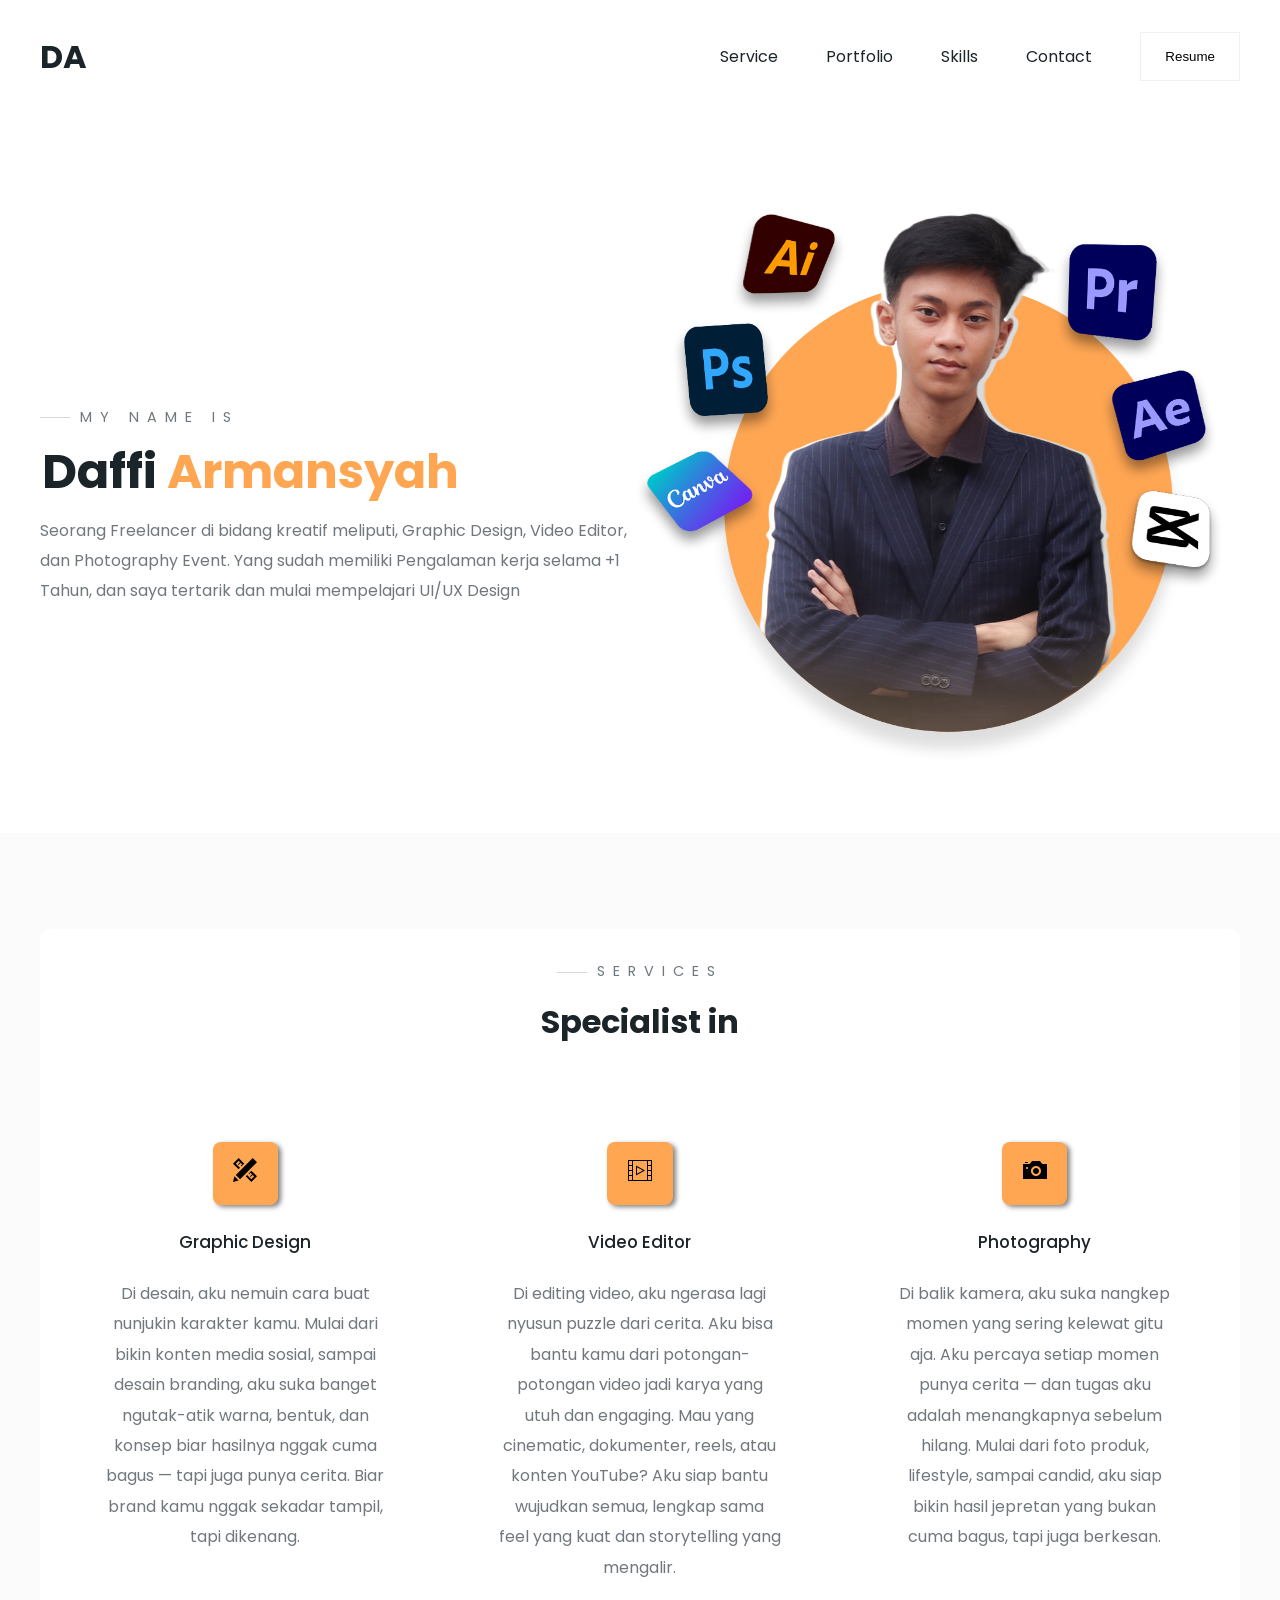
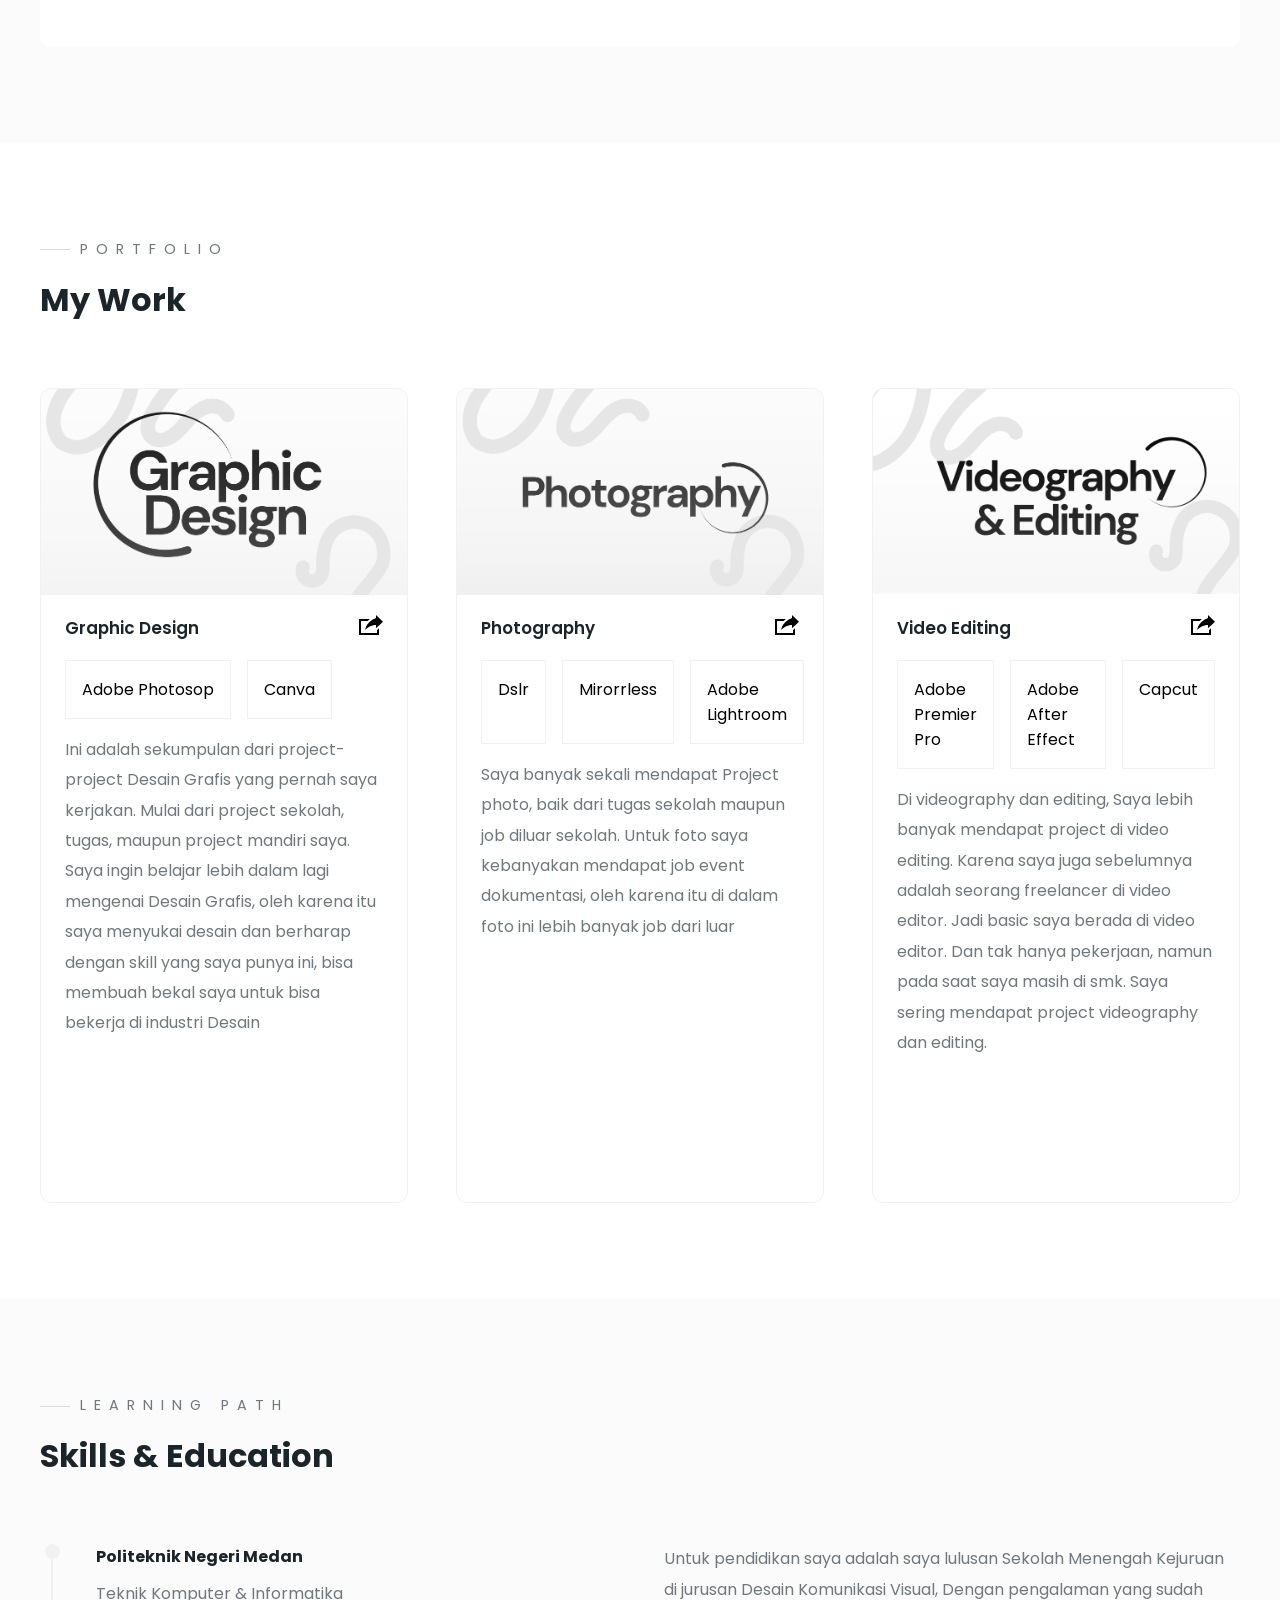
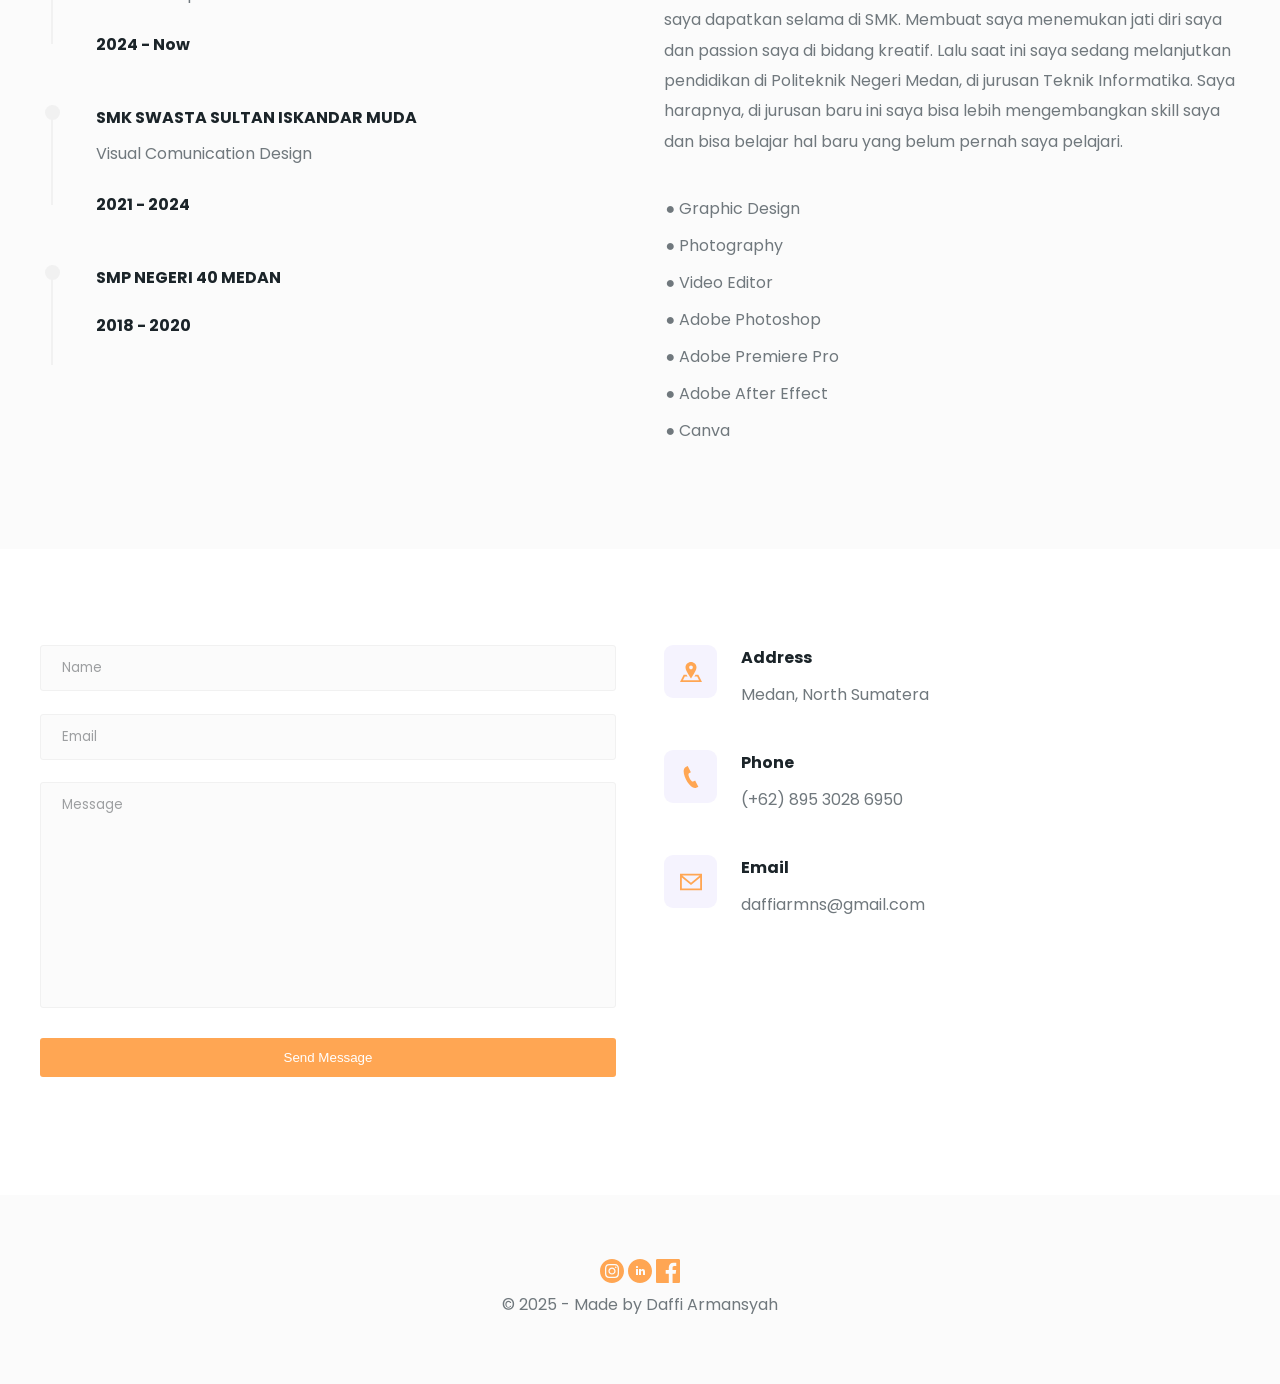
<file: index.html>
<!DOCTYPE html>
<html lang="en">
<head>
    <meta charset="UTF-8">
    <meta name="viewport" content="width=device-width, initial-scale=1.0">
    <title>Daffi Armansyah Portofolio</title>
    <link rel="stylesheet" href="style.css">
</head>
<body>
    
<!-- Header -->
<header>
    <div class="main-container">
        <div class="nav">
            <div class="logo">
                <a href="/">DA</a>
            </div>
        <ul>
            <li><a href="#service">Service</a></li>
            <li><a href="#portfolios">Portfolio</a></li>
            <li><a href="#skills">Skills</a></li>
            <li><a href="#contact">Contact</a></li>
            <li><a href="/cv/CV DAFFI ARMANSYAH FIX2.pdf" target="blank"><button class="btn">Resume</button>
            </a>
            </li>
        </ul>
        
        </div>
        <section id="hero">
            <div class="hero-kiri">
                <h3 class="pre-title"> My Name Is</h3>
                <h1 class="hero-name"> Daffi <span>Armansyah</span></h1>
                <p>
                    Seorang Freelancer di bidang kreatif meliputi, Graphic Design, Video Editor, dan Photography Event. Yang sudah memiliki Pengalaman kerja selama +1 Tahun, dan saya tertarik dan mulai mempelajari UI/UX Design
                </p>
            </div>
            <div class="hero-kanan">
                <img src="./images/desain bulat foto gw 3.png" alt="hero" >
            </div>
        </section>
    </div>

    
</header>
<!-- end of header -->



<!-- service -->
<section id="service">
    <!-- service 1 -->
    <div class="service main-container">
        <h3 class="pre-title">Services</h3>
        <h1 class="section-title service-title">Specialist in</h1>

        <div class="grid-3">
            <div class="service">
                <div class="service-icon">
                    <svg xmlns="http://www.w3.org/2000/svg" width="24" height="24" viewBox="0 0 24 24"><path d="M5.641 22.569l-5.641 1.431 1.397-5.674 4.244 4.243zm-2.829-5.657l4.243 4.243 16.945-16.913-4.242-4.242-16.946 16.912zm14.114-2.783l-1.414 1.414.708.708 1.414-1.414 1.414 1.414-2.122 2.122.707.707 2.122-2.122 1.417 1.385-2.829 2.829-4.232-4.233-1.415 1.413 5.648 5.648 5.656-5.657-5.643-5.643-1.431 1.429zm-9.887-4.261l-4.21-4.21 2.828-2.829 1.369 1.401-2.121 2.121.707.707 2.121-2.122 1.414 1.415-1.414 1.414.707.707 1.414-1.414 1.432-1.429-5.629-5.629-5.657 5.657 5.623 5.624 1.416-1.413z"/></svg>    
                </div>
                <h4>Graphic Design</h4>
                <p>Di desain, aku nemuin cara buat nunjukin karakter kamu.
                    Mulai dari bikin konten media sosial, sampai desain branding, aku suka banget ngutak-atik warna, bentuk, dan konsep biar hasilnya nggak cuma bagus — tapi juga punya cerita. Biar brand kamu nggak sekadar tampil, tapi dikenang.</p>
            </div>
            <!-- service 2 -->
            <div class="service">
            <div class="service-icon">
                <svg width="24" height="24" xmlns="http://www.w3.org/2000/svg" fill-rule="evenodd" clip-rule="evenodd"><path d="M24 23h-24v-21h24v21zm-20-1v-4h-3v4h3zm15 0v-19h-14v19h14zm4 0v-4h-3v4h3zm-6-9.5l-9 5v-10l9 5zm3 .5v4h3v-4h-3zm-16 4v-4h-3v4h3zm5-1.2l5.941-3.3-5.941-3.3v6.6zm11-7.8v4h3v-4h-3zm-16 4v-4h-3v4h3zm16-9v4h3v-4h-3zm-16 4v-4h-3v4h3z"/></svg>   
            </div>
            <h4>Video Editor</h4>
            <p>Di editing video, aku ngerasa lagi nyusun puzzle dari cerita.
                Aku bisa bantu kamu dari potongan-potongan video jadi karya yang utuh dan engaging. Mau yang cinematic, dokumenter, reels, atau konten YouTube? Aku siap bantu wujudkan semua, lengkap sama feel yang kuat dan storytelling yang mengalir.
                </p>
            </div>
            <!-- service 3 -->
            <div class="service">
            <div class="service-icon">
                <svg xmlns="http://www.w3.org/2000/svg" width="24" height="24" viewBox="0 0 24 24"><path d="M5 5h-3v-1h3v1zm8 5c-1.654 0-3 1.346-3 3s1.346 3 3 3 3-1.346 3-3-1.346-3-3-3zm11-4v15h-24v-15h5.93c.669 0 1.293-.334 1.664-.891l1.406-2.109h8l1.406 2.109c.371.557.995.891 1.664.891h3.93zm-19 4c0-.552-.447-1-1-1-.553 0-1 .448-1 1s.447 1 1 1c.553 0 1-.448 1-1zm13 3c0-2.761-2.239-5-5-5s-5 2.239-5 5 2.239 5 5 5 5-2.239 5-5z"/></svg>   
            </div>
            <h4>Photography</h4>
            <p>Di balik kamera, aku suka nangkep momen yang sering kelewat gitu aja.
                Aku percaya setiap momen punya cerita — dan tugas aku adalah menangkapnya sebelum hilang. Mulai dari foto produk, lifestyle, sampai candid, aku siap bikin hasil jepretan yang bukan cuma bagus, tapi juga berkesan.</p>
        </div>
        </div>
    </div>
</section>
<!-- end of service -->

<!-- portfolio -->
<section id="portfolios">
    <div class="portfolios main-container">
        <h3 class="pre-title">Portfolio</h3>
        <h1 class="section-title portfolio-title">My Work</h1>

    <div class="grid-3">
        <!-- portfolio1 -->
        <div class="portfolio">
            <div class="portfolio-cover">
                <img src="/images/Graphicdesign.png" alt="portfolio1">
            </div>
            <div class="portfolio-info">
                <div class="portfolio-title">
                    <h4>Graphic Design</h4>
                    <a href="graphidesign.html" class="portfolio-link"><svg xmlns="http://www.w3.org/2000/svg" width="24" height="24" viewBox="0 0 24 24"><path d="M6 17c2.269-9.881 11-11.667 11-11.667v-3.333l7 6.637-7 6.696v-3.333s-6.17-.171-11 5zm12 .145v2.855h-16v-12h6.598c.768-.787 1.561-1.449 2.339-2h-10.937v16h20v-6.769l-2 1.914z"/></svg></a>
                </div>
                <div class="portfolio-tags">
                    <div>Adobe Photosop</div>
                    <div>Canva</div>
                </div>

                <p>Ini adalah sekumpulan dari project-project Desain Grafis yang pernah saya kerjakan. Mulai dari project sekolah, tugas, maupun project mandiri saya. Saya ingin belajar lebih dalam lagi mengenai Desain Grafis, oleh karena itu saya menyukai desain dan berharap dengan skill yang saya punya ini, bisa membuah bekal saya untuk bisa bekerja di industri Desain</p>
            </div>
        </div>

        <!-- portfolio2 -->
        <div class="portfolio">
            <div class="portfolio-cover">
                <img src="/images/potografi.png" alt="portfolio2">
            </div>
            <div class="portfolio-info">
                <div class="portfolio-title">
                    <h4>Photography</h4>
                    <a href="photography.html" class="portfolio-link"><svg xmlns="http://www.w3.org/2000/svg" width="24" height="24" viewBox="0 0 24 24"><path d="M6 17c2.269-9.881 11-11.667 11-11.667v-3.333l7 6.637-7 6.696v-3.333s-6.17-.171-11 5zm12 .145v2.855h-16v-12h6.598c.768-.787 1.561-1.449 2.339-2h-10.937v16h20v-6.769l-2 1.914z"/></svg></a>
                </div>
                <div class="portfolio-tags">
                    <div>Dslr</div>
                    <div>Mirorrless</div>
                    <div>Adobe Lightroom</div>
                </div>

                <p>Saya banyak sekali mendapat Project photo, baik dari tugas sekolah maupun job diluar sekolah. Untuk foto saya kebanyakan mendapat job event dokumentasi, oleh karena itu di dalam foto ini lebih banyak job dari luar</p>
            </div>
        </div>

        <!-- portfolio3 -->
<div class="portfolio">
            <div class="portfolio-cover">
                <img src="/images/editing.png" alt="portfolio1">
            </div>
            <div class="portfolio-info">
                <div class="portfolio-title">
                    <h4>Video Editing</h4>
                    <a href="videography.html" class="portfolio-link"><svg xmlns="http://www.w3.org/2000/svg" width="24" height="24" viewBox="0 0 24 24"><path d="M6 17c2.269-9.881 11-11.667 11-11.667v-3.333l7 6.637-7 6.696v-3.333s-6.17-.171-11 5zm12 .145v2.855h-16v-12h6.598c.768-.787 1.561-1.449 2.339-2h-10.937v16h20v-6.769l-2 1.914z"/></svg></a>
                </div>
                <div class="portfolio-tags">
                    <div>Adobe Premier Pro</div>
                    <div>Adobe After Effect</div>
                    <div>Capcut</div>
                </div>

                <p>Di videography dan editing, Saya lebih banyak mendapat project di video editing. Karena saya juga sebelumnya adalah seorang freelancer di video editor. Jadi basic saya berada di video editor. Dan tak hanya pekerjaan, namun pada saat saya masih di smk. Saya sering mendapat project videography dan editing.</p>
            </div>
        </div>
    </div>
</div>
</section>
 <!-- end of portfolio -->

 <!-- skills and education -->
  <section id="skills">
    <div class="skills main-container">
        <h3 class="pre-title"> Learning Path</h3>
        <h1 class="section-title">Skills & Education</h1>

        <div class="skills-grid">
            <div class="skills-left">
                <!-- education 1 -->
                <div class="education">
                    <div class="line">
                        <div></div>
                    </div>

                    <div class="education-info">
                        <h4 class="education-title">Politeknik Negeri Medan</h4>
                        <p>Teknik Komputer & Informatika<p>
                        <h4 class="education-years"> 2024 - Now</h4>
                    </div>
                </div>

                <!-- education 2 -->
                <div class="education">
                    <div class="line">
                        <div></div>
                    </div>

                    <div class="education-info">
                        <h4 class="education-title">SMK SWASTA SULTAN ISKANDAR MUDA</h4>
                        <p>Visual Comunication Design<p>
                        <h4 class="education-years"> 2021 - 2024</h4>
                    </div>
                </div>
                
                <!-- education 3 -->
                <div class="education">
                    <div class="line">
                        <div></div>
                    </div>

                    <div class="education-info">
                        <h4 class="education-title">SMP NEGERI 40 MEDAN</h4>
                        <p><p>
                        <h4 class="education-years"> 2018 - 2020</h4>
                    </div>
                </div>
            </div>
            <div class="skills-right">
                <p>
                Untuk pendidikan saya adalah saya lulusan Sekolah Menengah Kejuruan di jurusan Desain Komunikasi Visual, Dengan pengalaman yang sudah saya dapatkan selama di SMK. Membuat saya menemukan jati diri saya dan passion saya di bidang kreatif. Lalu saat ini saya sedang melanjutkan pendidikan di Politeknik Negeri Medan, di jurusan Teknik Informatika. Saya harapnya, di jurusan baru ini saya bisa lebih mengembangkan skill saya dan bisa belajar hal baru yang belum pernah saya pelajari.  
                </p>
                <div class="skills-list">
                    <ul>
                        <li>● Graphic Design</li>
                        <li>● Photography</li>
                        <li>● Video Editor</li>
                        <li>● Adobe Photoshop</li>
                        <li>● Adobe Premiere Pro</li>
                        <li>● Adobe After Effect</li>
                        <li>● Canva</li>
                    </ul>
                </div>
            </div>
        </div>
    </div>
  </section>
  <!-- end skills education -->

  <!-- contact -->

  <section id="contact">
    <div class="contact main-container">
      <div class="contact-left">
        <form
          action="https://formspree.io/f/xrbkzwbo"
          method="POST"
          class="contact-form"> 
          <div>
            <input type="text" placeholder="Name" name="name" />
          </div>
          <div>
            <input type="email" placeholder="Email" name="email" />
          </div>
          <div>
            <textarea
              name="message"
              id="message"
              cols="30"
              rows="10"
              placeholder="Message"
            ></textarea>
          </div>
          <div>
            <button class="btn-submit">Send Message</button>
          </div>
        </form>
      </div>

      <div class="contact-right">
        <div class="contact-item">
          <div class="contact-item-icon">
            <svg
              xmlns="http://www.w3.org/2000/svg"
              width="22"
              height="22"
              viewBox="0 0 24 24"
            >
              <path
                d="M12 1c-3.148 0-6 2.553-6 5.702 0 3.148 2.602 6.907 6 12.298 3.398-5.391 6-9.15 6-12.298 0-3.149-2.851-5.702-6-5.702zm0 8c-1.105 0-2-.895-2-2s.895-2 2-2 2 .895 2 2-.895 2-2 2zm12 14h-24l4-8h3.135c.385.641.798 1.309 1.232 2h-3.131l-2 4h17.527l-2-4h-3.131c.435-.691.848-1.359 1.232-2h3.136l4 8z"
              />
            </svg>
          </div>
          <div class="contact-item-detail">
            <h4>Address</h4>
            <p>Medan, North Sumatera</p>
          </div>
        </div>

        <div class="contact-item">
          <div class="contact-item-icon">
            <svg
              xmlns="http://www.w3.org/2000/svg"
              width="22"
              height="22"
              viewBox="0 0 24 24"
            >
              <path
                d="M20 22.621l-3.521-6.795c-.008.004-1.974.97-2.064 1.011-2.24 1.086-6.799-7.82-4.609-8.994l2.083-1.026-3.493-6.817-2.106 1.039c-7.202 3.755 4.233 25.982 11.6 22.615.121-.055 2.102-1.029 2.11-1.033z"
              />
            </svg>
          </div>
          <div class="contact-item-detail">
            <h4>Phone</h4>
            <p>(+62) 895 3028 6950</p>
          </div>
        </div>

        <div class="contact-item">
          <div class="contact-item-icon">
            <svg
              xmlns="http://www.w3.org/2000/svg"
              width="22"
              height="22"
              viewBox="0 0 24 24"
            >
              <path
                d="M0 3v18h24v-18h-24zm21.518 2l-9.518 7.713-9.518-7.713h19.036zm-19.518 14v-11.817l10 8.104 10-8.104v11.817h-20z"
              />
            </svg>
          </div>
          <div class="contact-item-detail">
            <h4>Email</h4>
            <p>daffiarmns@gmail.com</p>
          </div>
        </div>
      </div>
    </div>
  </section>
<!-- end contact -->

<!-- footer -->

<footer>
  <div class="footer-icons">
    <a href="https://www.instagram.com/daffiarmns/">
      <svg xmlns="http://www.w3.org/2000/svg" width="24" height="24" viewBox="0 0 24 24"><path d="M14.829 6.302c-.738-.034-.96-.04-2.829-.04s-2.09.007-2.828.04c-1.899.087-2.783.986-2.87 2.87-.033.738-.041.959-.041 2.828s.008 2.09.041 2.829c.087 1.879.967 2.783 2.87 2.87.737.033.959.041 2.828.041 1.87 0 2.091-.007 2.829-.041 1.899-.086 2.782-.988 2.87-2.87.033-.738.04-.96.04-2.829s-.007-2.09-.04-2.828c-.088-1.883-.973-2.783-2.87-2.87zm-2.829 9.293c-1.985 0-3.595-1.609-3.595-3.595 0-1.985 1.61-3.594 3.595-3.594s3.595 1.609 3.595 3.594c0 1.985-1.61 3.595-3.595 3.595zm3.737-6.491c-.464 0-.84-.376-.84-.84 0-.464.376-.84.84-.84.464 0 .84.376.84.84 0 .463-.376.84-.84.84zm-1.404 2.896c0 1.289-1.045 2.333-2.333 2.333s-2.333-1.044-2.333-2.333c0-1.289 1.045-2.333 2.333-2.333s2.333 1.044 2.333 2.333zm-2.333-12c-6.627 0-12 5.373-12 12s5.373 12 12 12 12-5.373 12-12-5.373-12-12-12zm6.958 14.886c-.115 2.545-1.532 3.955-4.071 4.072-.747.034-.986.042-2.887.042s-2.139-.008-2.886-.042c-2.544-.117-3.955-1.529-4.072-4.072-.034-.746-.042-.985-.042-2.886 0-1.901.008-2.139.042-2.886.117-2.544 1.529-3.955 4.072-4.071.747-.035.985-.043 2.886-.043s2.14.008 2.887.043c2.545.117 3.957 1.532 4.071 4.071.034.747.042.985.042 2.886 0 1.901-.008 2.14-.042 2.886z"/></svg>
    </a>

    <a href="https://www.linkedin.com/in/daffi-armansyah-129a7b284/">
        <svg xmlns="http://www.w3.org/2000/svg" width="24" height="24" viewBox="0 0 24 24"><path d="M12 0c-6.627 0-12 5.373-12 12s5.373 12 12 12 12-5.373 12-12-5.373-12-12-12zm-2 16h-2v-6h2v6zm-1-6.891c-.607 0-1.1-.496-1.1-1.109 0-.612.492-1.109 1.1-1.109s1.1.497 1.1 1.109c0 .613-.493 1.109-1.1 1.109zm8 6.891h-1.998v-2.861c0-1.881-2.002-1.722-2.002 0v2.861h-2v-6h2v1.093c.872-1.616 4-1.736 4 1.548v3.359z"/></svg>
    </a>

    <a href="https://web.facebook.com/daffi.armansyah.9?locale=id_ID">
      <svg xmlns="http://www.w3.org/2000/svg" width="24" height="24" viewBox="0 0 24 24"><path d="M22.675 0h-21.35c-.732 0-1.325.593-1.325 1.325v21.351c0 .731.593 1.324 1.325 1.324h11.495v-9.294h-3.128v-3.622h3.128v-2.671c0-3.1 1.893-4.788 4.659-4.788 1.325 0 2.463.099 2.795.143v3.24l-1.918.001c-1.504 0-1.795.715-1.795 1.763v2.313h3.587l-.467 3.622h-3.12v9.293h6.116c.73 0 1.323-.593 1.323-1.325v-21.35c0-.732-.593-1.325-1.325-1.325z"/></svg>
  </a>  
  </div>
  <p>&#169; 2025 - Made by Daffi Armansyah</p>
</footer>
 <!-- end of footer -->
</body>
</html>
</file>
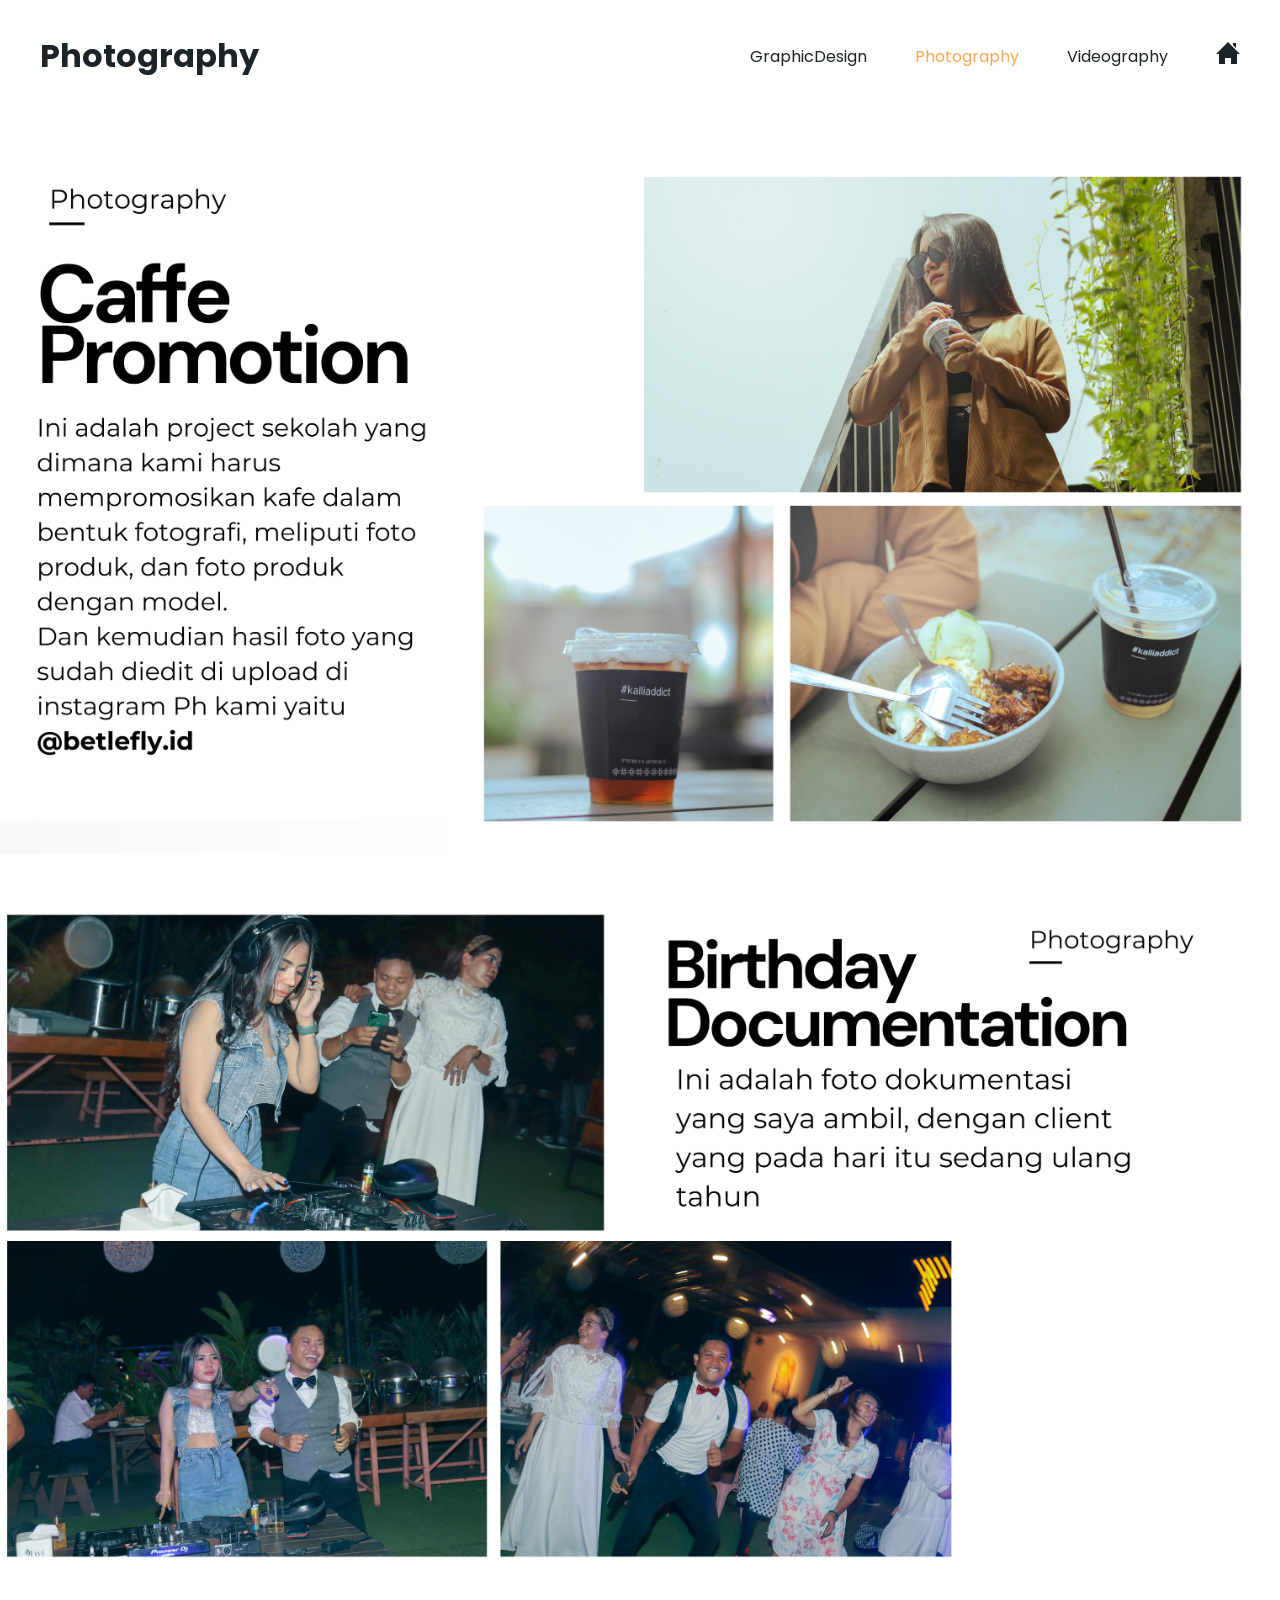
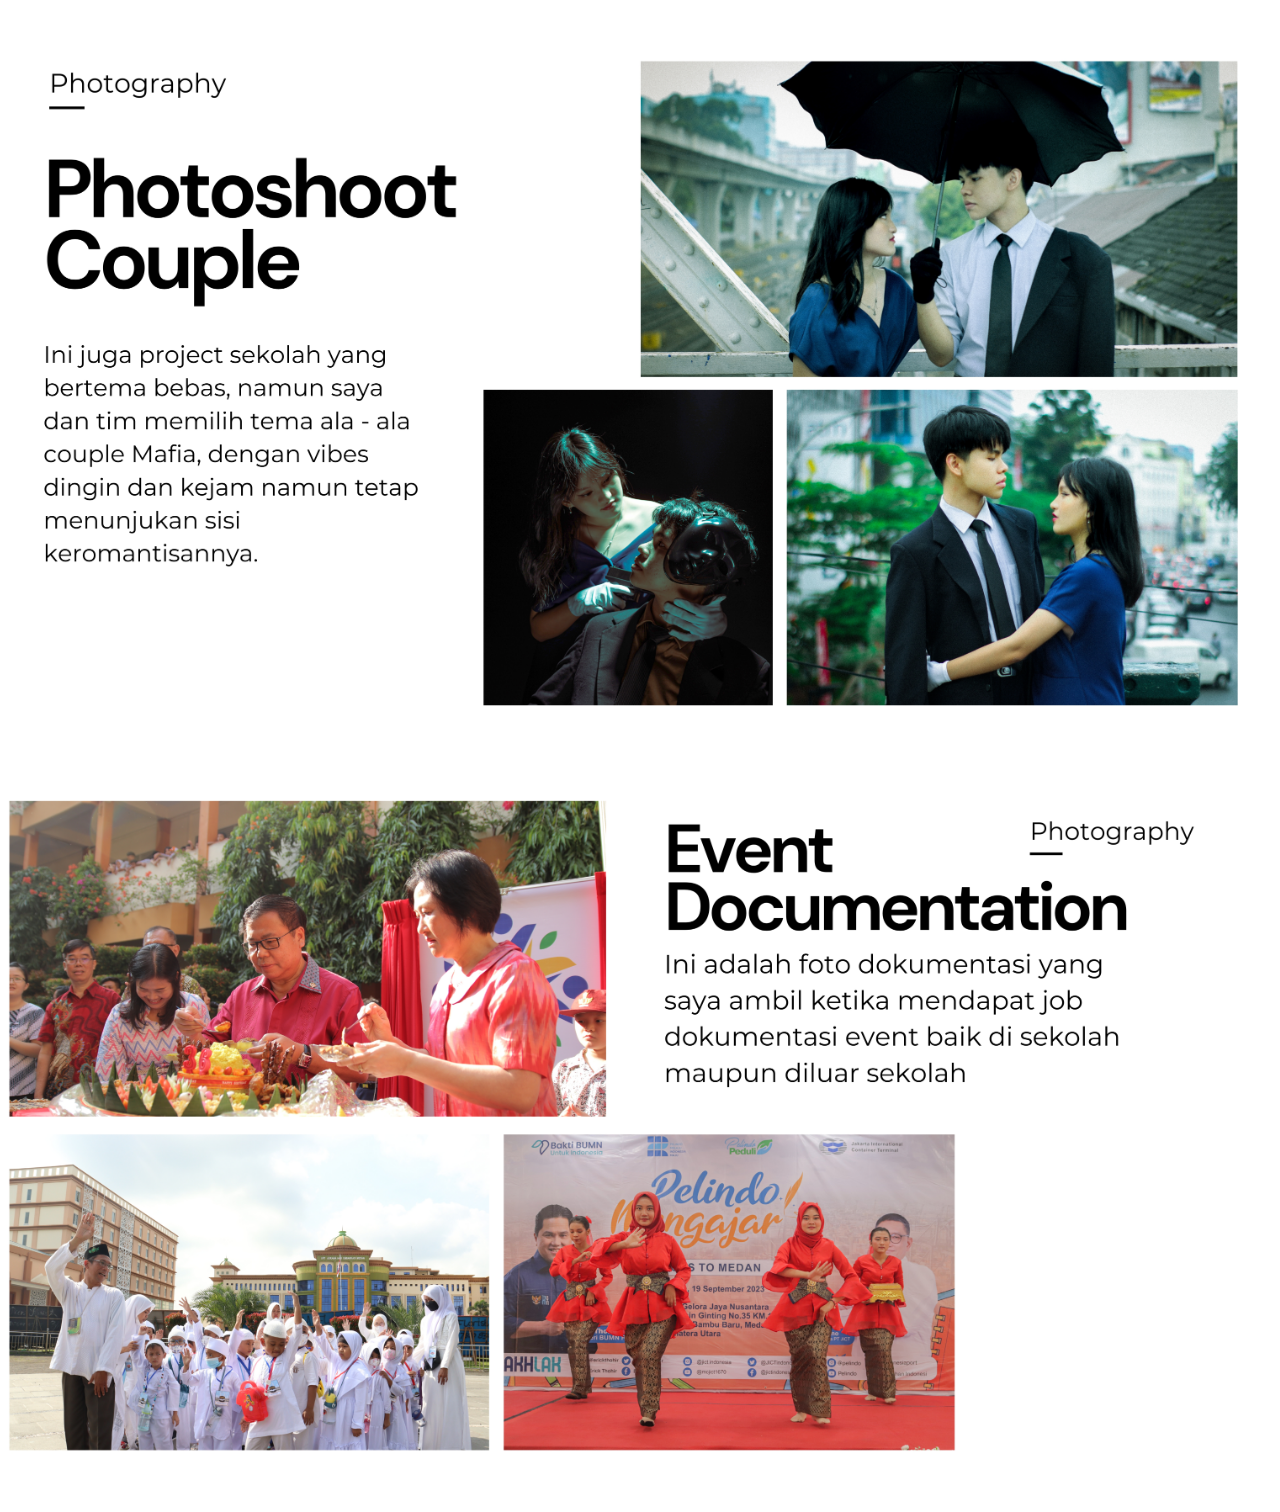
<file: photography.html>
<!DOCTYPE html>
<html lang="en">
<head>
    <meta charset="UTF-8">
    <meta name="viewport" content="width=device-width, initial-scale=1.0">
    <title>Photography</title>
    <link rel="stylesheet" href="style.css">
</head>
<body>

    <header>
        <div class="main-container">
            <div class="nav" >
                <div class="logo">
                    <a href="photography.html">Photography</a>
                </div>
            <ul>
                <li><a href="graphidesign.html">GraphicDesign</a></li>
                <li><a href="photography.html" style="color: #ffa653;">Photography</a></li>
                <li><a href="videography.html">Videography</a></li>
                <li><a href="index.html"><svg xmlns="http://www.w3.org/2000/svg" width="24" height="24" viewBox="0 0 24 24"><path d="M21 13v10h-6v-6h-6v6h-6v-10h-3l12-12 12 12h-3zm-1-5.907v-5.093h-3v2.093l3 3z" ></svg></a>
                </li>
            </ul>
            </div>
    </div>
    </header>       


    <section id="photography">
        <div class="graphic main-container">

            <div class="caffe">
                <img src="/photography/caffe.jpg" alt="">
   
            </div>

            <div class="birthday"> 
                 <img class="sosmed" src="/photography/birthday.jpg" alt="">
            </div>


            <div class="photoshoot">
                <img src="/photography/photoshoot.jpg" alt="">
            </div>

            <div class="event">
                <img src="/photography/event.jpg" alt="">
            </div>

        </div>
    </section>
</body>
</html>
</file>
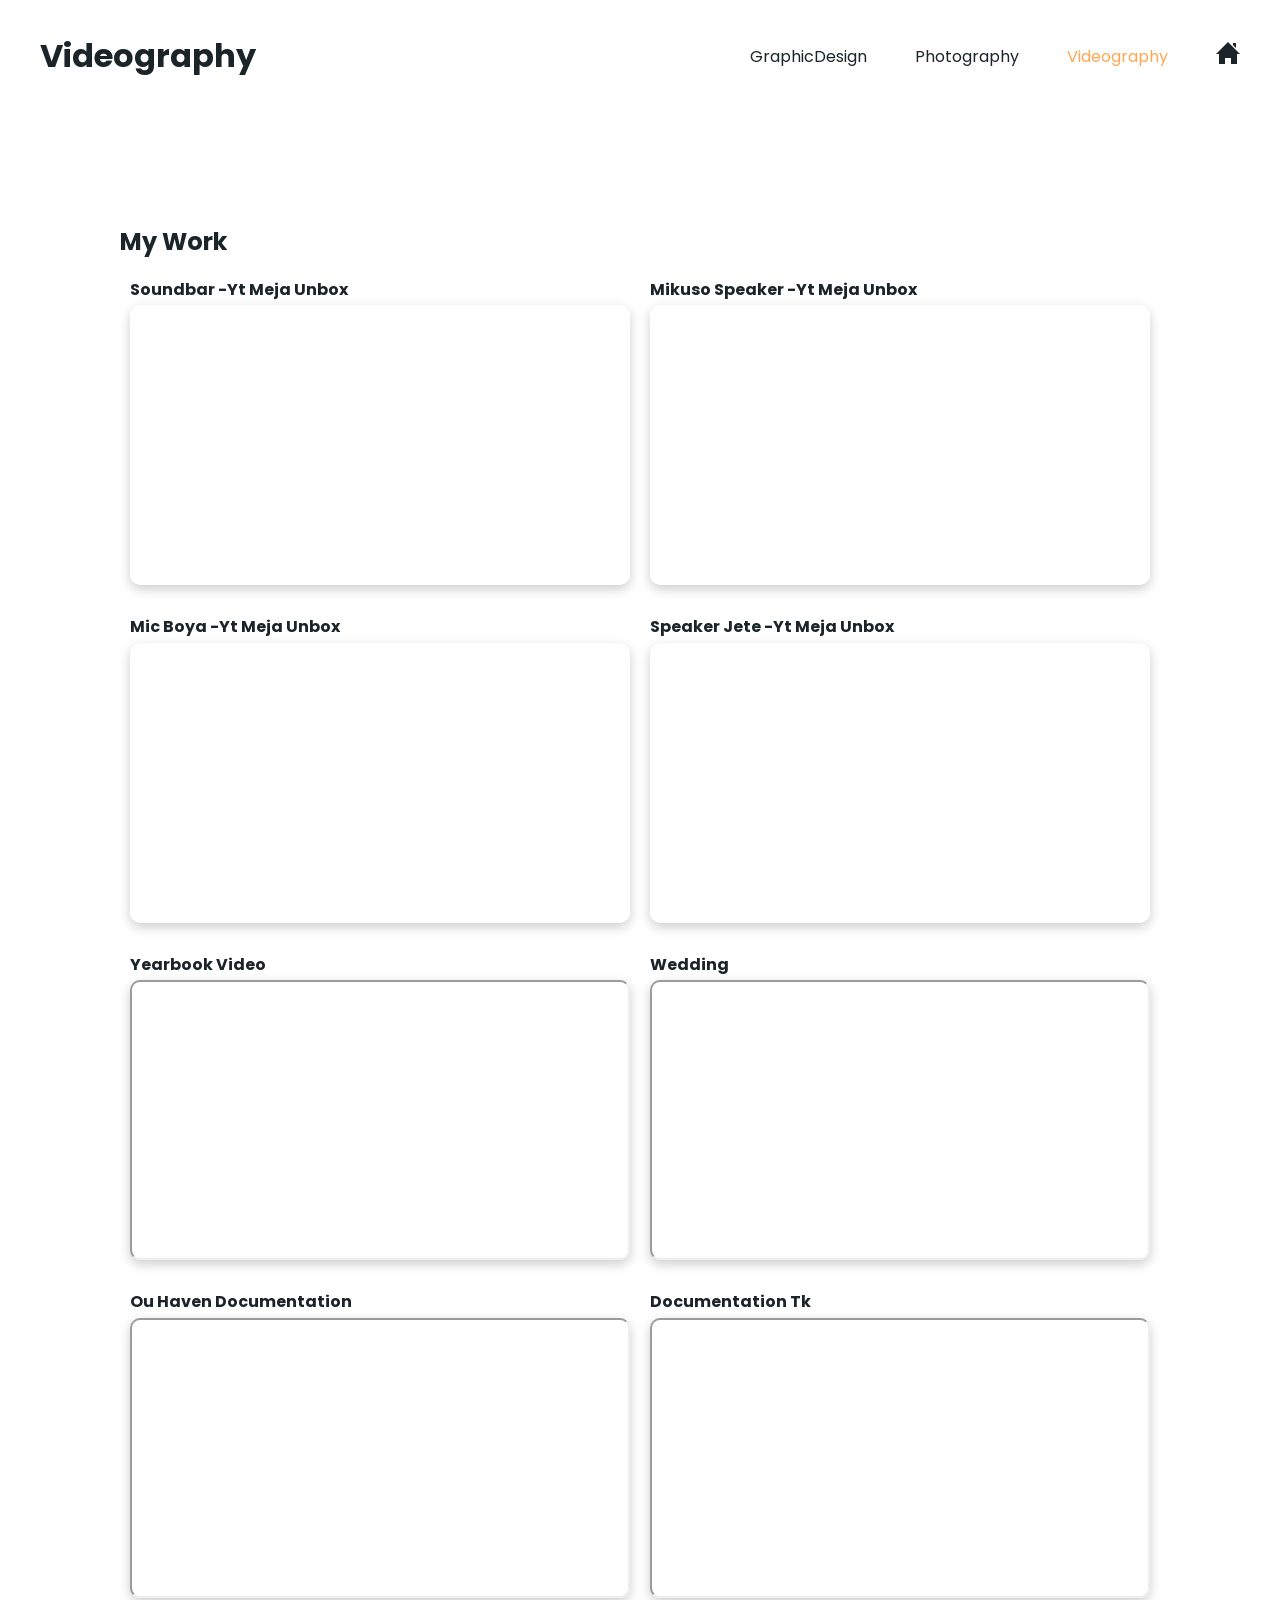
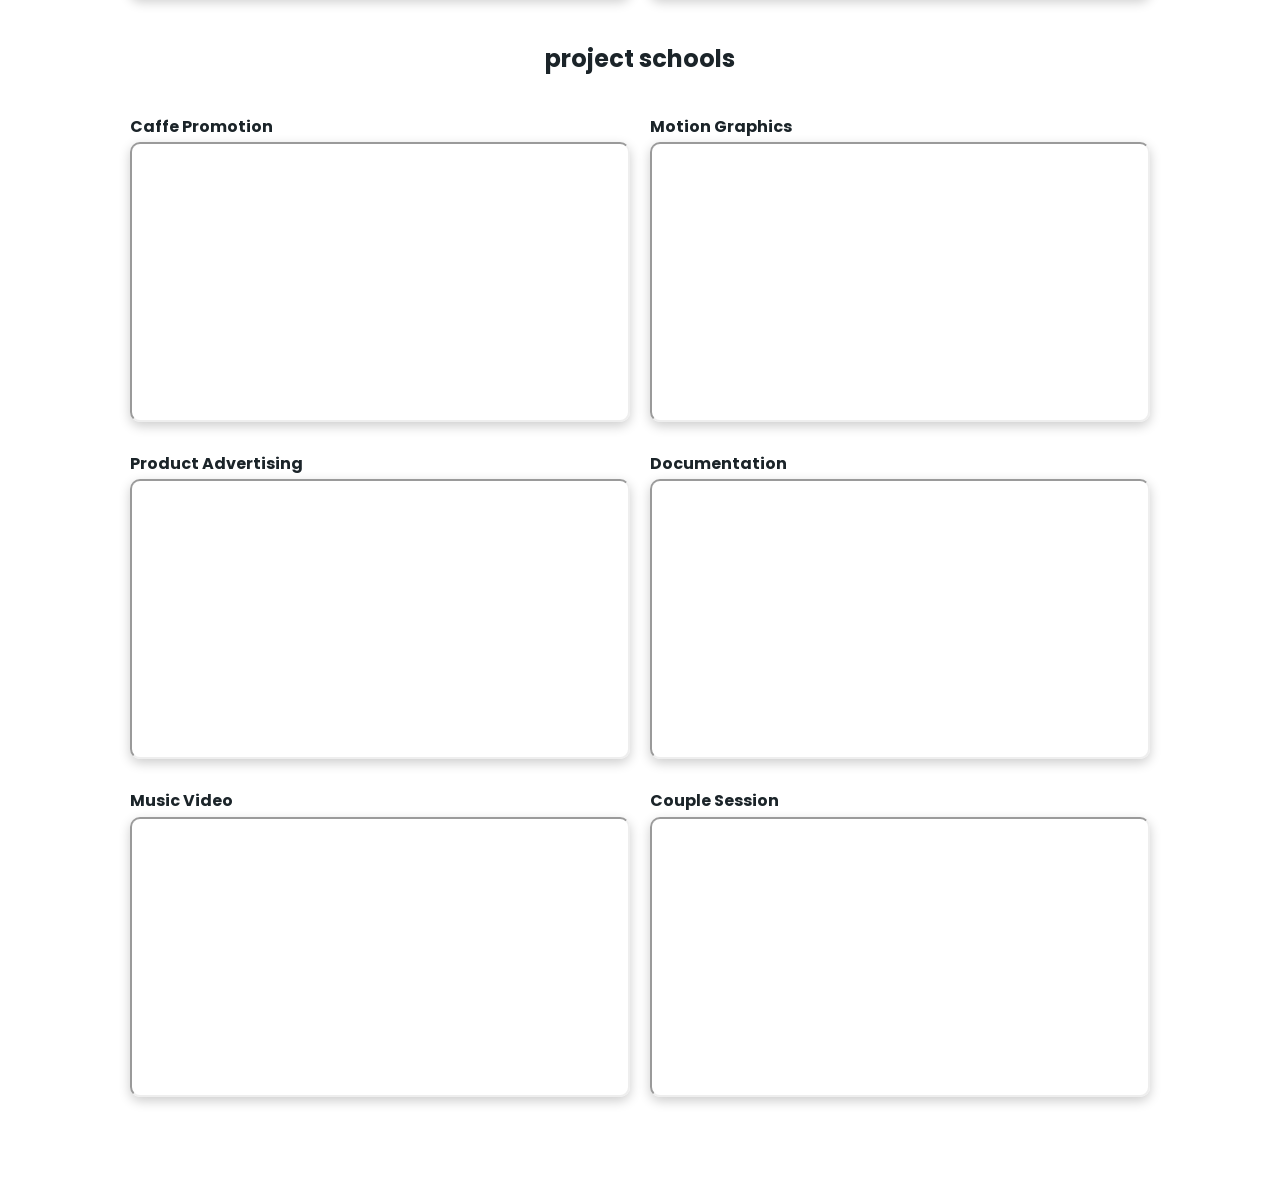
<file: videography.html>
<!DOCTYPE html>
<html lang="en">
<head>
    <meta charset="UTF-8">
    <meta name="viewport" content="width=device-width, initial-scale=1.0">
    <title>Videography</title>
    <link rel="stylesheet" href="style.css">
</head>
<body>

    <header>
        <div class="main-container">
            <div class="nav" >
                <div class="logo">
                    <a href="graphidesign.html">Videography</a>
                </div>
            <ul>
                <li><a href="graphidesign.html">GraphicDesign</a></li>
                <li><a href="photography.html">Photography</a></li>
                <li><a href="videography.html" style="color: #ffa653;">Videography</a></li>

                <li><a href="index.html"><svg xmlns="http://www.w3.org/2000/svg" width="24" height="24" viewBox="0 0 24 24"><path d="M21 13v10h-6v-6h-6v6h-6v-10h-3l12-12 12 12h-3zm-1-5.907v-5.093h-3v2.093l3 3z" ></svg>
                </a>
                </li>
            </ul>
            </div>
    </div>
    </header> 

    <section id="videoediting">
        <div class="videoediting main-container">

 

            <div class="videoediting main-container">
                <h1 style="margin: 1rem 5rem;" >My Work</h1>
                <div class="video1">
                    <div>
                        <p><strong>Soundbar -Yt Meja Unbox</strong></p>
                        <iframe width="560" height="315" src="https://www.youtube.com/embed/W0vK8wpahbc?si=OOyMbakDkElm0rUM" title="YouTube video player" frameborder="0" allow="accelerometer; autoplay; clipboard-write; encrypted-media; gyroscope; picture-in-picture; web-share" referrerpolicy="strict-origin-when-cross-origin" allowfullscreen></iframe>
                    </div>    
    
                    <div>
                        <p><strong>Mikuso Speaker -Yt Meja Unbox</strong></p>
                        <iframe width="560" height="315" src="https://www.youtube.com/embed/SPmNqWSVwRo?si=iLqqg2QiDsdjJLCV" title="YouTube video player" frameborder="0" allow="accelerometer; autoplay; clipboard-write; encrypted-media; gyroscope; picture-in-picture; web-share" referrerpolicy="strict-origin-when-cross-origin" allowfullscreen></iframe>  
                    </div>
    
                    <div class="video1">
                        <div>
                            <p><strong>Mic Boya -Yt Meja Unbox</strong></p>
                            <iframe width="560" height="315" src="https://www.youtube.com/embed/16DJdKplGUI?si=vxv5n0FrWRCKNGXf" title="YouTube video player" frameborder="0" allow="accelerometer; autoplay; clipboard-write; encrypted-media; gyroscope; picture-in-picture; web-share" referrerpolicy="strict-origin-when-cross-origin" allowfullscreen></iframe>
                        </div>    
        
                        <div>
                            <p><strong>Speaker Jete -Yt Meja Unbox</strong></p>
                            <iframe width="560" height="315" src="https://www.youtube.com/embed/5UfC01Bps1E?si=SXdCAA-SehaOpfNW" title="YouTube video player" frameborder="0" allow="accelerometer; autoplay; clipboard-write; encrypted-media; gyroscope; picture-in-picture; web-share" referrerpolicy="strict-origin-when-cross-origin" allowfullscreen></iframe> 
                        </div>
    
                        <div class="video1">
                            <div>
                                <p><strong>Yearbook Video</strong></p>
                                <iframe src="https://drive.google.com/file/d/1UVqt7DyJRW2qffw-hleTsTZL6tr86Nnc/preview" width="640" height="480" allow="autoplay"></iframe> 
                            </div>    
            
                            <div>
                                <p><strong>Wedding</strong></p>
                                <iframe src="https://drive.google.com/file/d/1GraInqQxS2wUlLL-Mu5QIVFsT_QTH-mX/preview" width="640" height="480" allow="autoplay"></iframe> 
                            </div>
    
                </div>
    
                <div class="video1">
                    <div>
                        <p><strong>Ou Haven Documentation</strong></p>
                        <iframe src="https://drive.google.com/file/d/1oRnJlP-WtEc9pteKT3e-rvkGSiNfxiA6/preview" width="640" height="480" allow="autoplay"></iframe>
                    </div>    
    
                    <div>
                        <p><strong>Documentation Tk</strong></p>
                        <iframe src="https://drive.google.com/file/d/17De3_QHKJHIR4H88Vs24gt66EdVdMiYX/preview" width="640" height="480" allow="autoplay"></iframe>  
                    </div>
    
                  
                </div>

                            <h1 style="margin: 1rem 5rem;" >project schools</h1>
            <div class="video1">

                <div>
                    <p><strong>Caffe Promotion</strong></p>
                <iframe src="https://drive.google.com/file/d/152qUdsKX65Yd5jUdFOeET1MyAs4KDL_u/preview" width="640" height="480" allow="autoplay"></iframe>   
                </div>

                <div>
                    <p><strong>Motion Graphics</strong></p>
                    <iframe src="https://drive.google.com/file/d/18EgytuYro_16glveSVT8a-gnOgBRz1S7/preview" width="640" height="480" allow="autoplay"></iframe>
                </div>    


                <div class="video1">
                    <div>
                        <p><strong>Product Advertising</strong></p>
                        <iframe src="https://drive.google.com/file/d/1pZHTWycp96dkhi7To3AOCQhReZtuAqLQ/preview" width="640" height="480" allow="autoplay"></iframe>
                    </div>    
    
                    <div>
                        <p><strong>Documentation</strong></p>
                        <iframe src="https://drive.google.com/file/d/1EelspwQE2PIisOybxSMwxCxBlIVqQQfL/preview" width="640" height="480" allow="autoplay"></iframe>
                    </div>

                    <div class="video1">
                        <div>
                            <p><strong>Music Video</strong></p>
                            <iframe src="https://drive.google.com/file/d/1IiXe6bcSPSwtWZqEJki7j5jEKpmIyw4w/preview" width="640" height="480" allow="autoplay"></iframe>
                        </div>    
        
                        <div>
                            <p><strong>Couple Session</strong></p>
                            <iframe src="https://drive.google.com/file/d/1Z1rFH-pukC2iPzTSWVXol2Bhxxmh8mXr/preview" width="640" height="480" allow="autoplay"></iframe> 
                        </div>

            </div>



        </div>
    </section>
</body>
</html>
</file>
<file: style.css>
@import url('https://fonts.googleapis.com/css2?family=Poppins:wght@400;500;600;700&display=swap');

html{
    scroll-behavior: smooth;
}
:root{
    --primaryTextColor: #1b2429;
    --scondaryTextColor: #70787d;

    --borderColor: #f1f1f1;
    --lineColor: #d9d9d9;

    --primaryBackgroundColor: #fff;
    --secondaryBackgroundColor: #fbfbfb;
    --thirdBackgroundColor: #f5f3fe;

    --primaryIconColor : #ffa653;
    --primaryIconColorHover :  #a75f1c;
    
    --sectionPadding: 6rem 0;

    --itemBorderRadius: 0.7rem;
}

*{
    margin: 0;
    padding: 0;
    box-sizing: border-box;
}

body{
    font-family: "poppins", sans-serif;
}

h1,h2,h3,h4,h5,h6,strong {
    color: var(--primaryTextColor) ;
}

p{
    font-size: 1rem; /* 1rem = 16px */
    line-height: 1.9rem;
}

p, 
span, 
label, 
input, 
textarea, 
li {
    color: var(--scondaryTextColor);
}

a{
    text-decoration: none; /* agar garis bawah link tidak ada */
}

.main-container{
    width: 1200px; /* agar solid di angka 1200px jika di zoom*/
    margin: auto; /*supaya ketengah*/
}



@media screen and (max-width: 1200px){
    .main-container{
        width: 90%;
    }
}


/* Button */
.btn{
    padding: 1rem 1.5rem;
    background: rgb(255, 255, 255);
    border: 1.5px solid var(--borderColor);
    cursor: pointer;
    color: black;
    transition: .2s ease-in-out;
}

.btn:hover{
    background: var(--primaryIconColor);
    color: white;
}

.btn:hover{
    box-shadow: rgba(0,0,0, 0.4); 0px 3px 5px;
}






/* titles */
.section-title{
    margin: 1rem 0 4rem;
    font-size: 2rem;
}


/*deskripsi*/
.pre-title{
    text-transform: uppercase;
    letter-spacing: 0.5rem; /* jarak enter*/
    color: var(--scondaryTextColor);
    position: relative;
    padding-left: 40px;
    width: fit-content;
    font-weight: 400;
    font-size: 0.9rem;
}

/* line */
.pre-title::before{
    content: "";
    width: 30px;
    height: 1px;
    background: var(--lineColor);
    position: absolute;
    display: block;
    left: 0;
    top: 50%;
}


/* layout */
.grid-3 {
    display: grid;
    grid-template-columns: repeat(auto-fit, minmax(250px, 1fr));
    gap: 3rem;
}



/* logo dan navigasi menu */
.nav{
    display: flex; /*agar kesamping*/
    justify-content: space-between; /*agar mengasih jarak krii dan kanan */
    padding: 2rem 0;


}

.nav ul{
    list-style: none; /* agar tidak ada titik disamping list */
    display: flex; /* Agar kesamping */
    gap: 3rem; /* Agar mengasih jarak atau spasi */

    
} 

.logo{
    display: flex;
    align-items: center;
    font-weight: 700; /* agar tebal */
    font-size: 2rem;
}

.logo a{
    color: var(--primaryTextColor);
}

.nav,ul,li {
    display: flex;
    align-items: center;
    
}

.nav ul li a{
    color: var(--primaryTextColor);
}
.nav ul li a:hover{
    color: var(--primaryIconColor);
}

.nav ul li a {
    transition: 0.2s ease-in-out;
}



.nav ul li svg{
    fill: var(--primaryTextColor);
}

.nav ul li svg:hover{
    fill: var(--primaryIconColor);
}
.nav ul li a svg {
    transition: 0.2s ease-in-out;
}






/*hero section*/
#hero{
    height: 720px;
    display: grid;
    grid-template-columns: 1fr 1fr;
    align-items: center;
}

.hero-name{
    font-size: 3rem;
    font-weight: 700;
    margin: 0.5rem 0.1rem;
}

.hero-name span{
    color: var(--primaryIconColor);
}

.hero-kanan img{
    width: 105%;
}

.hero-kanan{
    display: flex;
    justify-content: center;
}

/* service section */
#service {
    background-color: var(--secondaryBackgroundColor);
    padding: var(--sectionPadding);
}

.service .pre-title{
    margin: 0 auto;
    
}

.service-title{
    text-align: center;
    
}

.service {
    padding: 2rem 2rem;
    text-align: center;
    background: var(--primaryBackgroundColor);
    border-radius: var(--itemBorderRadius);
  }
  
  .service h4 {
    margin: 1.5rem 0;
    font-weight: 500;
    font-size: 1.05rem;
  }

  .service-icon{
    background-color: var(--primaryIconColor);
    width: fit-content;
    margin: 0 auto;
    padding: 1rem 1.3rem;
    border-radius: 0.5rem;
    box-shadow:3px 2px 5px rgb(128, 128, 128) ;
  }





  /* portfolio section */
  #portfolios{
    padding: var(--sectionPadding);
    background-color: var(--primaryBackgroundColor);
  }




.portfolio{
    border-radius: var(--itemBorderRadius);
    overflow: hidden;
    border: 1px solid var(--borderColor);
    gap: 100rem;
}

.portfolio-cover{
    height: 80px;
}

.portfolio-cover img{
    width: 100%;
    object-fit: cover;
}

.portfolio-info{
    padding: 9rem 1.5rem;
}

.portfolio-title{ 
    display: flex;
    justify-content: space-between;
    align-items: center;
    gap: 1rem;
}

.portfolio h4 {
    font-weight: 600;
    font-size: 1.05rem;
}

.portfolio-title a svg:hover{
    fill: var(--primaryIconColor);
}

.portfolio-title a svg{
    transition: 0.2s ease-in-out;
}

.portfolio-tags {
    display: flex;
    gap: 1rem;
    margin: 1rem 0;
}

.portfolio-tags div {
    font-size: 1rem;
    border: 1px solid var(--borderColor);
    padding: 1rem 1rem;
    color: black;
}



/* graphic */

#graphic {
    padding: 3rem 0;

}


.graphic .pre-title {
    margin: 0 auto;
    
}

.graphic h1 {
    text-align: center;
}

.branding{
    display: flex;
    height: 800px;
    gap: 8rem;
    margin: -2rem -6rem;
}

.festival{
    display: flex;
    height: 800px;
    gap: 8rem;
    margin: 2rem -6rem;
}

.streetwear{
    display: flex;
    height: 800px;
    gap: 8rem;
    margin: 2rem -6rem;
}

.feed{
    display: flex;
    height: 800px;
    gap: 8rem;
    margin: 2rem -6rem;
}

.feed2{
    display: flex;
    height: 800px;
    gap: 8rem;
    margin: 2rem -6rem;
}

.etc{
    display: flex;
    height: 800px;
    gap: 8rem;
    margin: 2rem -6rem;
}


.graphic h3{
    margin: 5rem auto;
}

.deskripsi{
    margin: -5rem auto;
}

/* section photography */

#photography{
    padding: 2rem auto;
}

.caffe{
    display: flex;
    height: 710px;
    gap: 8rem;
    margin: 2rem -3rem;
}

.birthday{
    display: flex;
    height: 710px;
    gap: 8rem;
    margin: 2rem -3rem;
}

.photoshoot{
    display: flex;
    height: 710px;
    gap: 8rem;
    margin: 2rem -3rem;
}

.event{
    display: flex;
    height: 710px;
    gap: 8rem;
    margin: 2rem -3rem;
}


/* Section Video Editing */

#videoediting{
    padding: var(--sectionPadding);
}

.videoediting .pre-title{
    margin: 0 auto;
}

.videoediting .title{
    text-align: center;
}



/* skills and education */

#skills{
    padding: var(--sectionPadding);
    background-color: var(--secondaryBackgroundColor);
}

.skills-grid{
    display: grid;
    grid-template-columns: repeat(auto-fit, minmax(350px, 1fr));
    gap: 3rem;
}

.skills-list ul {

    padding-left: 20px;
    margin-top: 10px;
    display: block;
}

.skills-list li {
    list-style-type: disc;
    margin-bottom: 5px;
}

.education {
    display: flex;
    gap: 2rem;
}

.education .line {
    padding: 0 0.7rem;
}

.education .line div{
    width: 2px;
    height: 100px;
    background-color: var(--borderColor);
    position: relative;
}

.education-info p{
    margin: 0.6rem 0 1.4rem;
}

.education-years{
    margin-bottom: 3rem;
}

/* the dot on the line */
.education .line div::before {
content: "";
width: 15px;
height: 15px;
background-color: var(--borderColor);
border-radius: 50%;
position: absolute;
left: -6px;
}
    
.skills-list{
    display: grid;
    grid-template-columns: 1fr, 1fr;
    margin-top: 1.5rem;
}

.skills-right ul{
    line-height: 2rem;
    padding: 0.1rem;
}

/* contact section */

#contact {
    padding: var(--sectionPadding);
}

.contact {
    display: grid;
    grid-template-columns: repeat(auto-fit, minmax(200px, 1fr));
    gap: 3rem;
}

.contact-form div{
    margin-bottom: 1.4rem;
}

.contact-form input, 
.contact-form textarea{
    width: 100%;
    padding: 0.75rem 1.3rem;
    font-family: "Poppins", sans-serif;
    background-color: var(--secondaryBackgroundColor);
    border:  1px solid var(--borderColor);
    border-radius: 3px;
    resize: none;
}

.contact-form input::placeholder, 
.contact-form textarea::placeholder {
    color: #9d9fa1;
}

.contact-form input:focus,
.contact-form textarea:focus {
    outline: none;
    border: 1px solid #7d7d7d;
}

.btn-submit {
    width: 100%;
    padding: .75rem 1.3rem;
    background-color: var(--primaryIconColor);
    color: #fff;
    border: none;
    border-radius: 3px;
    cursor: pointer;
    transition: 0.2s ease-in-out;
}

.btn-submit:hover{
    background: var(--primaryIconColorHover);
}

.contact-item{
    display: flex;
    gap: 1.5rem;
    margin-bottom: 2.5rem;
}

.contact-item-icon {
    background: var(--thirdBackgroundColor);
    width: 53px;
    height: 53px;
    border-radius: 9px;
    display: flex;
    justify-content: center;
    align-items: center;
}

.contact-item-icon svg{
    fill: var(--primaryIconColor);
}

.contact-item-detail h4{
    margin-bottom: 0.6rem;
}

footer{
    padding: 4rem 0;
    background-color: var(--secondaryBackgroundColor);
    text-align: center;
}


.footer-icons svg{
    fill: var(--primaryIconColor);
}

/* videography */

#videoediting{
    padding: var(--sectionPadding);
}

.video1 {
    display: flex;
    flex-wrap: wrap;
    gap: 20px;
    justify-content: center;
}

.video1 iframe {
    flex: 1 1 45%;
    max-width: 500px;
    height: 280px;
    border-radius: 10px;
    box-shadow: 0 4px 12px rgba(0,0,0,0.2);
}

.video1 iframe:hover {
    transform: scale(1.03);
    transition: transform 0.3s ease;
}
</file>
